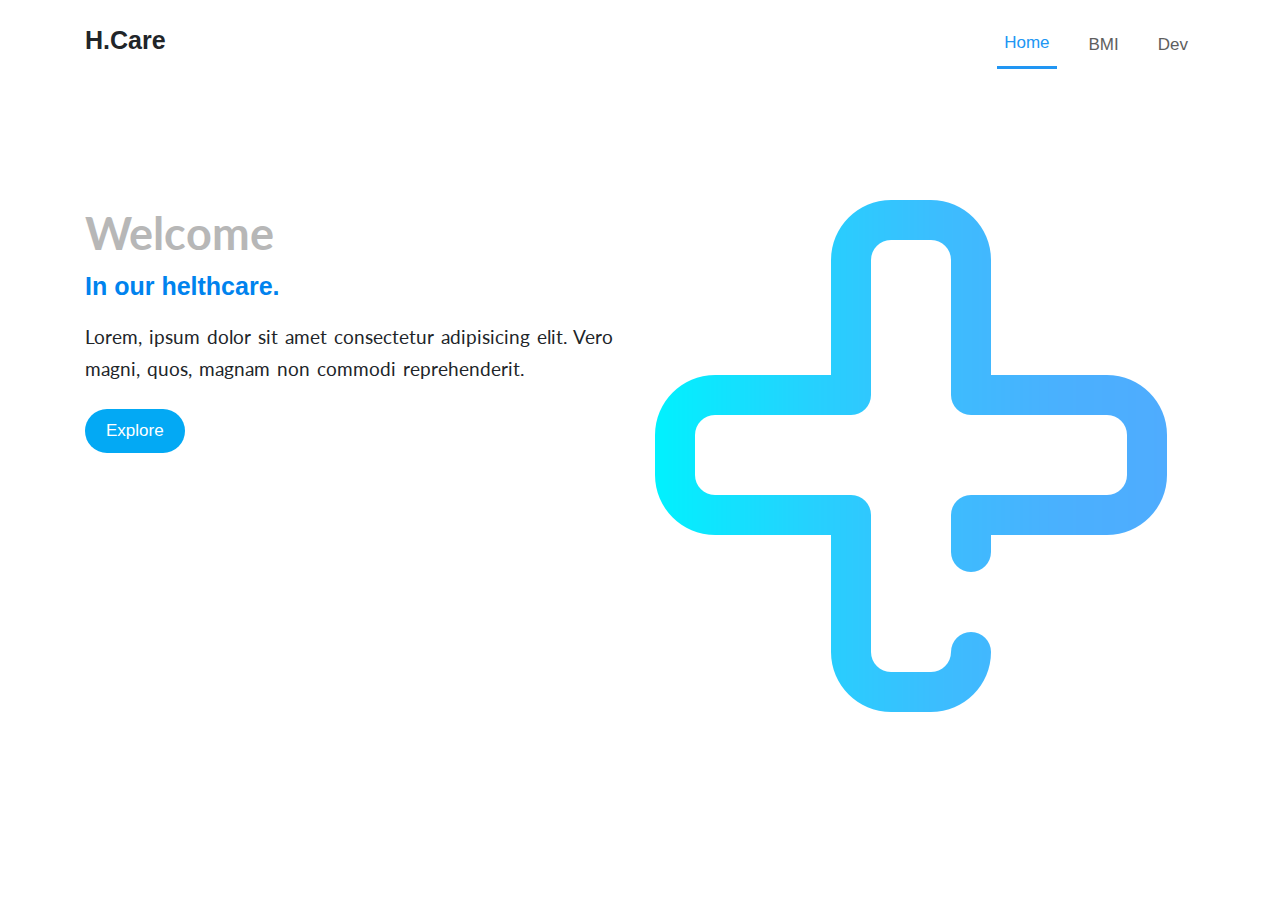
<file: index.html>
<!DOCTYPE html>
<html lang="en">
<head>
    <meta charset="UTF-8">
    <meta http-equiv="X-UA-Compatible" content="IE=edge">
    <meta name="viewport" content="width=device-width, initial-scale=1.0">
    <title>H.Care | Home</title>
    <link rel="stylesheet" href="asset/css/bootstrap.css">
    <link rel="stylesheet" href="asset/css/free.css">
    <link rel="stylesheet" href="asset/css/style.css">
</head>
<body id="body">
    <!-- NAV -->
    <nav class="nav-area">
        <div class="nav-toggle" id="navToggle">
            <ul class="ul-list text-center">
                <li class="txt-right"><button class="fr-btn mb-3 btn-an-red" id="close-toggle">close</button></li>
                <a href="./"><li class="active-li">Home</li></a>
                <a href="page/bmi.html"><li class="">BMI</li></a>
                <a href="#"><li>Dev</li></a>
            </ul>
        </div>
        <div class="nav-wraper free-nav" id="free_nav">
            <div class="container">
                <div class="nav-logo">
                    <!-- LOGO -->
                    <h2 class="hed bold">H.Care</h2>
                </div>
                <div class="ul-inline nav-ul">
                    <a href="./"><li class="active-li">Home</li></a>
                    <a href="page/bmi.html"><li class="">BMI</li></a>
                    <a href="#"><li>Dev</li></a>
                    <button class="ham-btn nav-toggle-btn" id="open-toggle">
                        <div class="div1"></div>
                        <div class="div2"></div>
                        <div class="div3"></div>
                    </button>
                </div>
            </div>
        </div>  
    </nav>

    <main class="free-main overflow-none">
        <div class="container">
            <div class="row">
                <div class="col-xl-6 col-md-6 col-sm-12 col-12">
                    <p class="fet bold txt-grey">Welcome</p>
                    <P class="hed bold txt-blue mt-0">In our helthcare.</P>
                    <p class="txt">Lorem, ipsum dolor sit amet consectetur adipisicing elit. Vero magni,
                        quos, magnam non commodi reprehenderit.</p>
                    <button class="fr-btn-r mt-2 btn-blue" type="button">Explore</button>
                </div>
                <div class="col-xl-6 col-md-6 col-sm-12 col-12">
                    <img src="image/plus.png" class="img-fluid opacity-50" alt="">
                </div>
            </div>
        </div>
    </main>
    
    <!-- Javascript -->
    <script src="asset/js/free.js"></script>
</body>
</html>
</file>
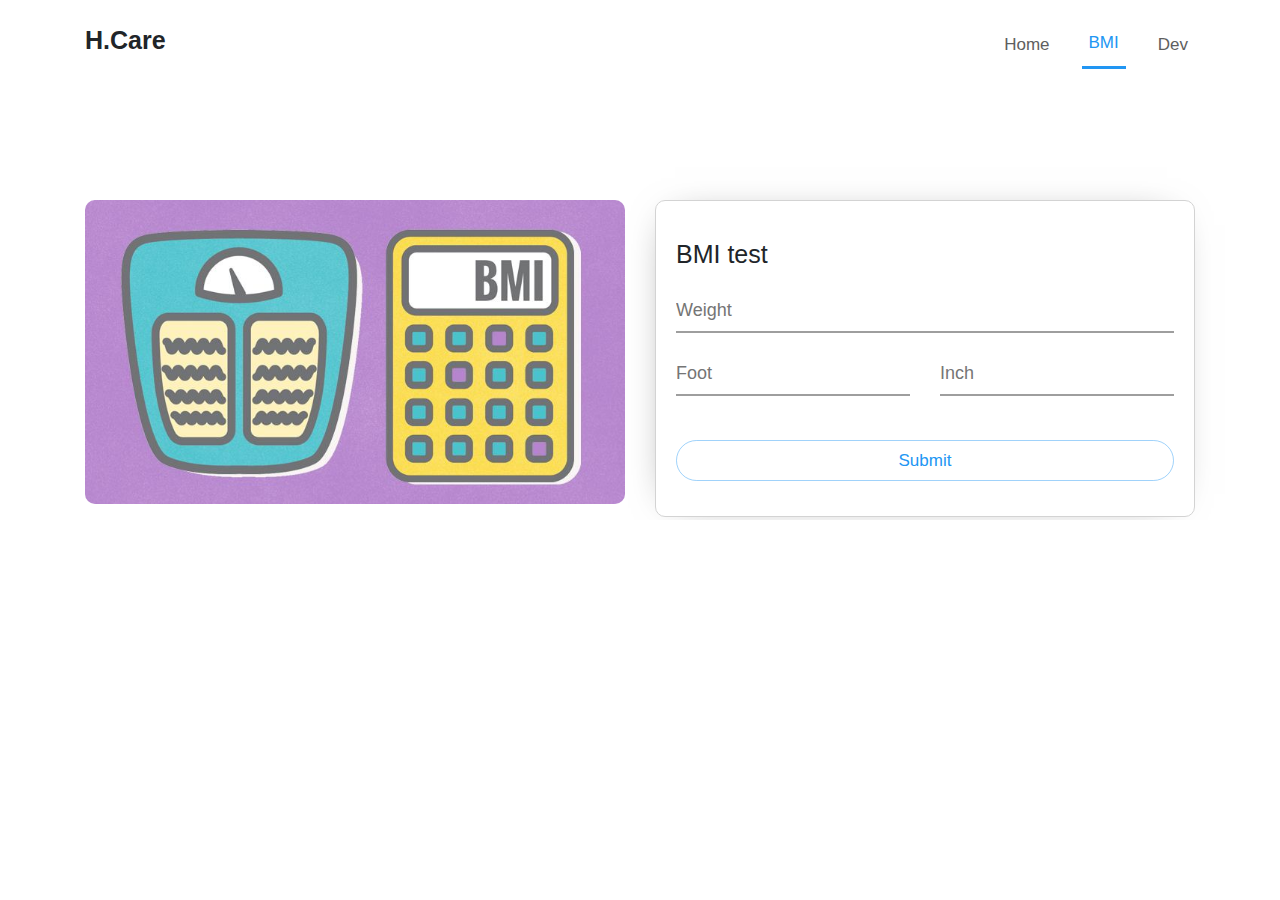
<file: page/bmi.html>
<!DOCTYPE html>
<html lang="en">
<head>
    <meta charset="UTF-8">
    <meta http-equiv="X-UA-Compatible" content="IE=edge">
    <meta name="viewport" content="width=device-width, initial-scale=1.0">
    <title>H.Care | Home</title>
    <link rel="stylesheet" href="../asset/css/bootstrap.css">
    <link rel="stylesheet" href="../asset/css/free.css">
    <link rel="stylesheet" href="../asset/css/style.css">
</head>
<body id="body">
    <!-- NAV -->
    <nav class="nav-area">
        <div class="nav-toggle" id="navToggle">
            <ul class="ul-list text-center">
                <li class="txt-right"><button class="fr-btn mb-3 btn-an-red" id="close-toggle">close</button></li>
                <a href="../"><li class="">Home</li></a>
                <a href="page/bmi.html" class="active-li"><li class="">BMI</li></a>
                <a href="#"><li>Dev</li></a>
            </ul>
        </div>
        <div class="nav-wraper free-nav" id="free_nav">
            <div class="container">
                <div class="nav-logo">
                    <!-- LOGO -->
                    <h2 class="hed bold">H.Care</h2>
                </div>
                <div class="ul-inline nav-ul">
                    <a href="../"><li>Home</li></a>
                    <a href=""><li class="active-li">BMI</li></a>
                    <a href="#"><li>Dev</li></a>
                    <button class="ham-btn nav-toggle-btn" id="open-toggle">
                        <div class="div1"></div>
                        <div class="div2"></div>
                        <div class="div3"></div>
                    </button>
                </div>
            </div>
        </div>  
    </nav>

    <main class="free-main overflow-none">
        <div class="container">
            <div class="row">
                <div class="col-xl-6 col-lg-6 col-md-6 col-sm-12 col-12">
                    <div class="div mt-3 mb-3" id="bmi_result_div">
                        <p class="hed">Report</p>
                        <hr>
                        <p class="txt mb-0"><span class="hed bold txt-blue" id="bmi_result"></span></p>
                        <div class="txt">
                            Helth condition: <span id="doc_bmi" class="bold"></span>
                        </div>
                    </div> 
                    <img src="../image/bmi.jpg" class="img-fluid border-round-10 mb-3 mob-none opacity-25" alt="">
                </div>
                <div class="col-xl-6 col-lg-6 col-md-6 col-sm-12 col-12">
                    <div class="form-wraper">
                        <div class="div shadow-box">
                            <form action="" id="bmi-form" class="fr-form">
                                <p class="hed">BMI test</p>

                                <input class="fr-input" value="" type="number" id="bmi_weight" placeholder="Weight"><br>
                               
                                <small id="bmi_hight_alert" class="txt-red"></small>
                                <div class="row">
                                    <div class="col-6">
                                        <input class="fr-input" value="" required type="number" id="bmi_hight_foot" placeholder="Foot">
                                    </div>
                                    <div class="col-6">
                                        <input class="fr-input" value="" type="number" id="bmi_hight_inch" placeholder="Inch">
                                    </div>
                                </div>
                                
                                <button type="submit" class="fr-btn-r btn-an-blue btn-vl-blue mt-4 w-100"><div></div>Submit</button>
                            </form>
                        </div>
                    </div>
                </div>
            </div>
        </div>
    </main>
    <!-- Javascript -->
    <script src="../asset/js/free.js"></script>
    <script src="../asset/js/main.js"></script>
</body>
</html>
</file>
<file: asset/css/free.css>
/* import fonts */
/*LATO*/@import url('https://fonts.googleapis.com/css2?family=Lato:wght@400;700;900&family=Nunito+Sans:ital,wght@0,800;0,900;1,700;1,800&family=Raleway&family=Ubuntu+Mono:wght@400;700&display=swap');
/*Pop*/@import url('https://fonts.googleapis.com/css2?family=Lato:wght@400;700;900&family=Nunito+Sans:ital,wght@0,800;0,900;1,700;1,800&family=Raleway&family=Ubuntu+Mono:wght@400;700&display=swap');


body{

}
/* font/text's size */
.bold{
    font-weight: 700;
}
.txt{
    font-size: 19px;
    margin-top: 6px;
    line-height: 32px;
    word-spacing: 2px;
    font-family: 'Lato', sans-serif;
}
.txt-right{
    text-align: right;
}
.txt-left{
    text-align: left;
}
.txt-mid{
    text-align: center;
}
.fet{
    font-size: 45px;
    font-family: serif;
    font-family: 'Lato', sans-serif;
    color: #252525;
    margin-bottom: 0px;
}
.hed{
    font-size: 25px;
}
/* boder */
.border-round-10{
    border-radius: 10px;
}
/*positions */
.position-a{
    position: absolute;
}
.position-r{
    position: relative;
}
.bottom-0{
    bottom: 25px;
}
/* font/text't color */
.txt-blue{
    color: #0083ee;
}
.txt-red{
    color: #ff4545;
}
.txt-grey{
    color: #b7b7b7;
}
.txt-green{
    color: #00b16d;
}
.txt-orng{
    color: #ffbb00;
}
.txt-lgreen{
    color: #00ff80;
}
/* effect's */
.overflow-none{
    overflow: hidden;
}
/* Footer */
.free-footer{
    padding: 20px;
    margin-top: 50px;
    border-top: 1px solid rgb(92, 92, 92);
    background: #050f24;
    color: white;
}
.free-footer .cradit{
    margin: 0;
    color: white;
}
/* NAV */
.free-nav{
    position: fixed;
    top: 0;
    left: 0;
    right: 0;
    padding: 20px 0;
    width: 100%;
    transition: all .3s ease;
    background: white;
}
.free-nav-sticky{
    position: fixed;
    top: 0;
    left: 0;
    right: 0;
    transition: all .3s ease;
    border-bottom: 1px solid #d7d7d7;
    padding: 0px 0;
    z-index: 99999;
    background: #ffffff85;
    backdrop-filter: blur(9px);
}
.free-nav div{
    display: flex;
    align-items: center;
    justify-content: space-between;
}
.free-nav .nav-logo{

}
.ul-list{
    list-style: none;
    padding: 0;
}
.ul-inline{
    display: flex;
    list-style: none;
    align-items: center;
}
.ul-list a{
    margin-bottom: 25px;
    text-decoration: none;
}
.nav-ul a{
    margin-left: 25px;
    text-decoration: none;
}
.ul-list li,
.nav-ul li{
    color: #5e5e5e;
    font-size: 17px;
    font-weight: 500;
    transition: all .3s ease;
    box-sizing: content-box;
    padding: 10px 7px;
}
.nav-ul li:hover{
    color: #2196f3;
}
.active-li{
    border-bottom: 3px solid #2196f3;
    color: #2196f3!important;
}
/* link */
.link-wraper{

}
.link-ul{
    padding: 0;
    margin: 0;
    list-style: none;
}
.link-ul a{
    text-decoration: none;
    color: black;
}
.link-li{
    font-size: 17px;
    color: black;
    transition: all .5s ease;
    padding: 8px 15px;
    border-radius: 10px;
}.link-li:hover{    
    background: #f2f4ff;
}
.link-sticky{

}
.nav-toggle{
    position: fixed;
    opacity: 0%;
    right: -1000px;
    top: 0px;
    background: white;
    border-top-left-radius: 300px;
    border-bottom-left-radius: 300px;
    z-index: 99999999999999;
    width: -100%;
    border: 100px solid rgb(144, 144, 144);
    top: 0;
    bottom: 0;
    padding: 25px;
    transition: 0s ease;
}
.nav-toggle-show{
    right: 0;
    opacity: 100%;
    top: 0;
    width: 100%;
    border-top-left-radius: 0px;
    border-bottom-left-radius: 0px;
    transition: 0.5s ease;
    border: 0px solid rgb(215, 215, 215);
}
.nav-toggle ul li{
    font-size: 22px;
}
/* Main */
.free-main{
    margin-top: 100px;
    padding-top: 100px;
}
.free-main-main{
    
}
.demo-componemts{
    width: 500px;
    background: white;
    height: 300px;
    margin-bottom: 21px;
    transform: skewX(10deg);
    border: 1px solid #c9c9c9;
    padding: 17px 4px 29px 4px;
    border-radius: 10px;
    background: white;
    box-shadow: 14 9 8 0 black;
    box-shadow: -10px 13px 31px -24px black;
    animation: demodiv 8s infinite;
    animation-delay: 2s;
}
.demo-componemts .div2,
.demo-componemts .div1{
    height: 50%;
    display: flex;
    align-items: center;
    justify-content: center;
    width: 100%;
}
.div2 div,
.div1 div{
    height: 100%;
    border-radius: 10px;
    margin: 15px;
    transition: all .5s ease;
}
.div1{

}
.div1 .box1{
    width: 25%;
    background: #2196f3;
    animation: divmove 8s infinite;
    animation-delay: 2s;
}
@keyframes divmove {
    0%{
        width: 25%;
    }
    50%{
        width: 95%;
        background: #002d80;
    }
    100%{
        width: 25%;
    }
}
@keyframes demodiv {
    0%{
        
    }
    50%{

    }
    100%{
        
    }
}
.div1 .box2{
    width: 75%;
    background: rgb(0, 255, 221);
    
}
.div2{
    margin-top: 15px;
}
.div2 .box3{
    width: 65%;
    animation: divmove3 5s infinite;
    animation-delay: 2s;
    background: #9800dfd8;
}
@keyframes divmove3 {
    0%{
        width: 65%;
    }
    50%{
        width: 55%;
        background: #ffa32a;
    }
    100%{
        width: 65%;
    }
}
.div2 .box4{
    width: 45%;
    background: #5e5e5e;
}
.class-name{
    padding: 4px 10px!important;
    border-radius: 15px!important;
    color: #878787!important;
    font-size: 17px!important;
    margin-left: 10px!important;
}
.text-demo{
    display: flex;
    width: 100%;
}
.text-demo div{
    width: 40%;
}
.button-div{
    width: 100%;
    margin-bottom: 30px;
    text-align: center;
    background: white;
    padding: 29px 10px;
    border: 1px solid #bfbfbf;
    border-radius: 10px;
}
.button-div div{
    margin: 0!important;
}
.button-div button{
    margin-bottom: 15px;
}
small{
    font-size: 15px;
}
/* Buttons */
.fr-btn-r,
.fr-btn{
    outline: none!important;
    background: #e9e9e9;
    padding: 7px 19px;
    border: 2px solid transparent;
    font-size: 17px;
    font-weight: 500;
    cursor: pointer;
    border-radius: 8px;
    transition: all .3s ease;
}
.fr-btn-r{
    border-radius: 25px;
}
.fr-btn-r:active,
.fr-btn:active{
    transform: scale3d(0.9, 0.9, 0.9);
}
.btn-blue{
    background: #03a9f4;
    color: white;
}
.btn-ovl{
    background: none;
    color: #252525;
    border: 1px solid rgb(42, 42, 42);
}
.btn-black{
    background: rgb(35, 35, 35);
    color: white;
}
.btn-prup{
    color: white;
    background: #a542ff;
}
.btn-red{
    color: white;
    background: #ff5454;
}
.btn-ovl-blue{
    background: #c2eafd6b;
    color: #2196f3;
    border: 1px solid #dbe8ff;
}
.btn-vl-blue{
    color: #2196f3;
    background: white;
    border: 1px solid #44a6f582;
    background: #ffffff;
}

/* animated button */
.btn-an-blue{
    transition: all .5s ease;
    background: none;
    position: relative;
    overflow: hidden;
    color: #2196f3;
}
.btn-an-blue div{
    position: absolute;
    transition: all .1s ease;
    width: 20px;
    left: 50%;
    top: 50%;
    transform: translate(-10px, -10px);
    border-radius: 50%;
    height: 20px;
    opacity: 0%;
    background: #ffffff6b;
}
.btn-an-blue:hover > div{
    background: #83c7ff55;
    width: 124%;
    transition: all .5s ease;
    height: 141%;
    opacity: 100%;
    border-radius: 0;
    left: 0;
    top: 0;
    right: 0;
}

/* animated button */
.btn-an-red{
    transition: all .5s ease;
    background: none;
    position: relative;
    overflow: hidden;
    color: #ff5e5e;
}
.btn-an-red div{
    position: absolute;
    transition: all .1s ease;
    width: 20px;
    left: 50%;
    top: 50%;
    transform: translate(-10px, -10px);
    border-radius: 50%;
    height: 20px;
    opacity: 0%;
    background: #ffffff6b;
}
.btn-an-red:hover > div{
    background: #ffc0c055;
    width: 124%;
    transition: all .5s ease;
    height: 141%;
    opacity: 100%;
    border-radius: 0;
    left: 0;
    top: 0;
    right: 0;
}
/* icon button */
.ham-btn{
    width: 35px;
    height: 30px;
    outline: none!important;
    background: none;
    cursor: pointer;
    border: none;
}
.ham-btn div{
    width: 100%;
    height: 5px;
    border-radius: 15px;
    background: #323232;
}
.ham-btn .div1{

}
.ham-btn .div2{
    margin-top: 4px!important;
    margin-bottom: 4px!important;
    background: #5a5a5a;
}
.ham-btn .div3{
    
}
.nav-toggle-btn{
    display: none;
}

/* Form */
.form-wraper{
    width: 100%;
}
.fr-from{

}
.fr-input{
    outline: none;
    border: none;
    border-bottom: 2px solid #00000061;
    padding: 7px 0px;
    font-size: 18px;
    margin-bottom: 20px;
    width: 100%;
}
.fr-input:focus{
    border-bottom: 2px solid #03a9f4;
}
.fr-form{
    padding: 20px 0px;
}
.form-alert{

}
.fr-form label{
    margin-bottom: 0px;
}
.div-center{
    display: flex;
    width: 100%;
    align-items: center;
    justify-content: center;
}
.div{
    padding: 15px 20px;
    border-radius: 10px;
    border: 1px solid lightgrey;
}
.shadow-box{
    box-shadow: -4px 1px 39px -24px #6a6a6a;
}
/* media query css*/
                    /* tab */
@media screen and (max-width: 768px) {
    .nav-ul a{
        display: none;
    }
    .nav-toggle-btn{
        display: block;
    }
    .free-main{
        padding-top: 60px;
        margin-top: 60px;
    }
    .active-li{
        border-bottom: none;
        color: #2196f3!important;
    }
}
.mob-none{

}
@media screen and (max-width: 500px) {
    .mob-none{
        display: none;
    }
}
</file>
<file: asset/css/style.css>
#bmi_result_div{
    display: none;
}
</file>
